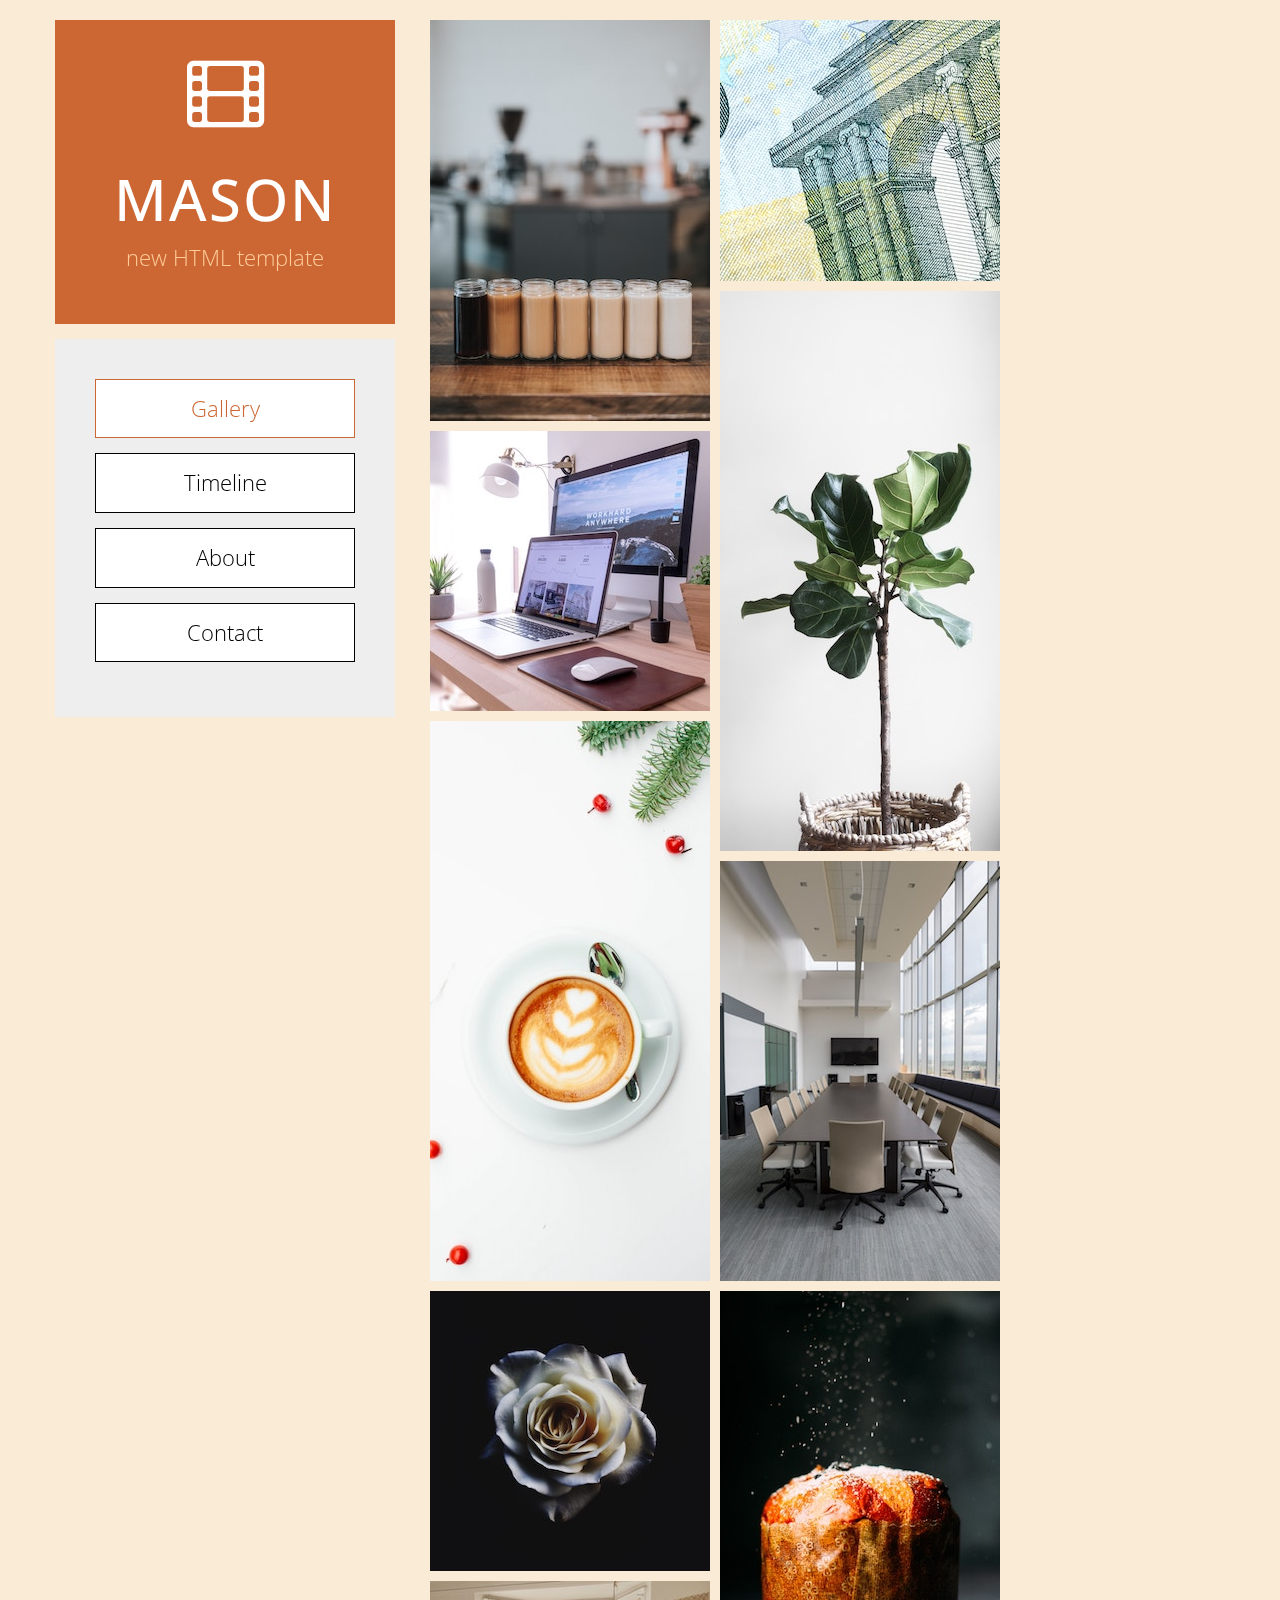
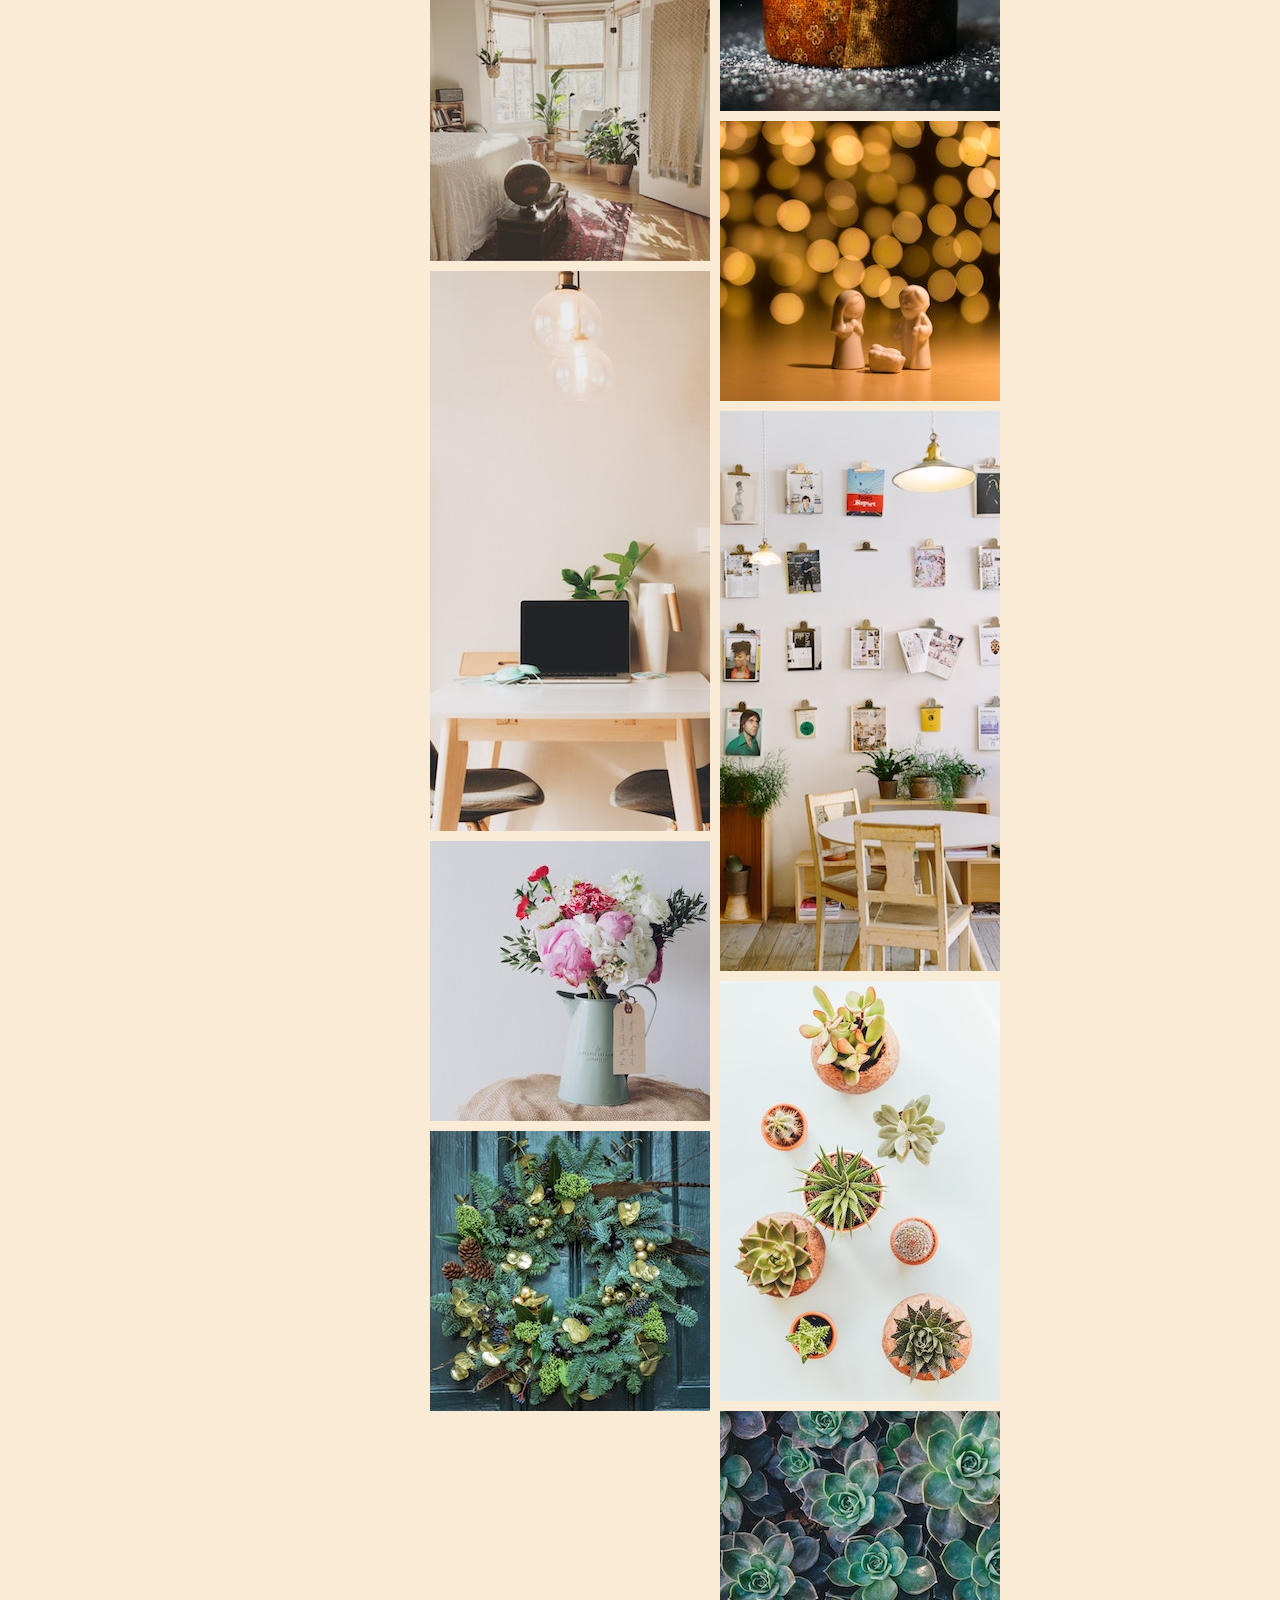
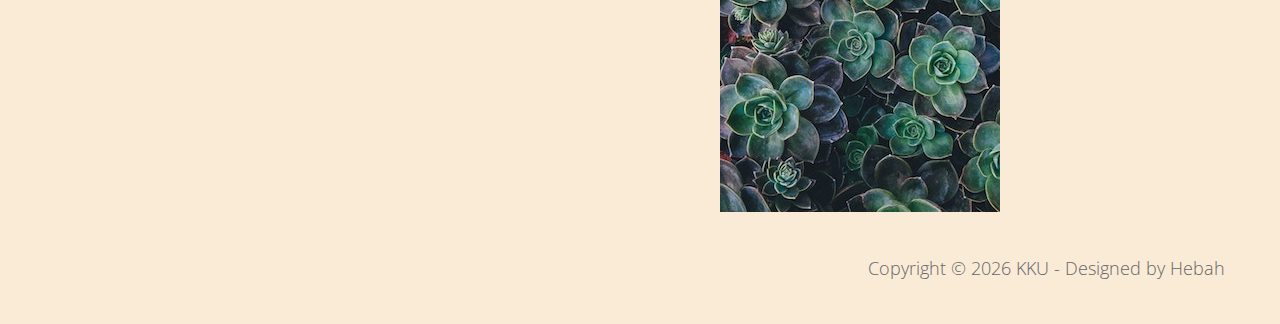
<file: index.html>
<!DOCTYPE html>
<html lang="en">
<head>
    <meta charset="utf-8">
    <meta http-equiv="X-UA-Compatible" content="IE=edge">
    <meta name="viewport" content="width=device-width, initial-scale=1">
    <title>Mason Bootstrap 4.0 Theme</title>
<!--

Template 2094 Mason

http://www.tooplate.com/view/2094-mason

-->
    <!-- load stylesheets -->
    <link rel="stylesheet" href="//fonts.googleapis.com/css?family=Open+Sans:300,400"> <!-- Google web font "Open Sans", https://fonts.google.com/ -->
    <link rel="stylesheet" href="font-awesome-4.7.0/css/font-awesome.min.css">         <!-- Font Awesome, http://fontawesome.io/ -->
    <link rel="stylesheet" href="css/bootstrap.min.css">                               <!-- Bootstrap styles, https://getbootstrap.com/ -->
    <link rel="stylesheet" href="css/tooplate-style.css">                            <!-- Templatemo style -->

    <!-- HTML5 shim and Respond.js for IE8 support of HTML5 elements and media queries -->
    <!-- WARNING: Respond.js doesn't work if you view the page via file:// -->
        <!--[if lt IE 9]>
          <script src="https://oss.maxcdn.com/html5shiv/3.7.2/html5shiv.min.js"></script>
          <script src="https://oss.maxcdn.com/respond/1.4.2/respond.min.js"></script>
          <![endif]-->
      </head>

      <body>
        <div class="container-fluid">
            <div class="tm-body">
                <div class="tm-sidebar sticky">
                    <section id="welcome" class="tm-content-box tm-banner margin-b-15">
                        <div class="tm-banner-inner">
                            <i class="fa fa-film fa-4x margin-b-40"></i>
                            <h1 class="tm-banner-title">Mason</h1>
                            <p class="tm-banner-subtitle">new HTML template</p>                   
                        </div>                    
                    </section>
                    <nav class="tm-main-nav">
                        <ul class="tm-main-nav-ul">
                            <li class="tm-nav-item"><a href="index.html" class="tm-nav-item-link tm-button active">Gallery</a>
                            </li>
                            <li class="tm-nav-item"><a href="timeline.html" class="tm-nav-item-link tm-button">Timeline</a>
                            </li>
                            <li class="tm-nav-item"><a href="about.html" class="tm-nav-item-link tm-button">About</a>
                            </li>
                            <li class="tm-nav-item"><a href="contact.html" class="tm-nav-item-link tm-button">Contact</a>
                            </li>
                        </ul>
                    </nav>
                </div>
                
                <div class="tm-main-content tm-gallery-container">                    
                    <div class="grid">                                                    
                        <div class="grid-item"><img src="img/gallery-img-23-01.jpg" alt="Image"></div>
                        <div class="grid-item"><img src="img/gallery-img-11-01.jpg" alt="Image"></div>
                        <div class="grid-item"><img src="img/gallery-img-12-01.jpg" alt="Image"></div>
                        <div class="grid-item"><img src="img/gallery-img-11-02.jpg" alt="Image"></div>                        
                        <div class="grid-item"><img src="img/gallery-img-12-02.jpg" alt="Image"></div>
                        <div class="grid-item"><img src="img/gallery-img-23-02.jpg" alt="Image"></div>
                        <div class="grid-item"><img src="img/gallery-img-11-03.jpg" alt="Image"></div>
                        <div class="grid-item"><img src="img/gallery-img-23-03.jpg" alt="Image"></div>                        
                        <div class="grid-item"><img src="img/gallery-img-11-04.jpg" alt="Image"></div>
                        <div class="grid-item"><img src="img/gallery-img-11-05.jpg" alt="Image"></div>
                        <div class="grid-item"><img src="img/gallery-img-12-03.jpg" alt="Image"></div>
                        <div class="grid-item"><img src="img/gallery-img-12-04.jpg" alt="Image"></div>
                        <div class="grid-item"><img src="img/gallery-img-11-06.jpg" alt="Image"></div>
                        <div class="grid-item"><img src="img/gallery-img-23-04.jpg" alt="Image"></div>
                        <div class="grid-item"><img src="img/gallery-img-11-07.jpg" alt="Image"></div>
                        <div class="grid-item"><img src="img/gallery-img-23-05.jpg" alt="Image"></div>
                    </div>                    
                </div> <!-- tm-main-content -->
            </div>

            <footer class="tm-footer text-right">
                <p>Copyright &copy; <span class="tm-current-year">2019</span> KKU 
                
                - Designed by Hebah</p>
            </footer> 

        </div> <!-- container-fluid -->
        
        <!-- load JS files -->
        
        <script src="js/jquery-1.11.3.min.js"></script>             <!-- jQuery (https://jquery.com/download/) -->
        <script src="js/imagesloaded.pkgd.min.js"></script> <!-- https://masonry.desandro.com/ -->
        <script src="js/masonry.pkgd.min.js"></script> <!-- https://masonry.desandro.com/ -->
        
        <!-- Templatemo scripts -->
        <script>  
    
        $(document).ready(function(){

            // init Masonry
            // https://codepen.io/craigwheeler/pen/MYjBga
            var $grid = $('.grid').masonry({
                
                // set itemSelector so .grid-sizer is not used in layout
                // itemSelector: '.grid-item',
                // use element for option
                // columnWidth: '.grid-sizer',
                // percentPosition: true

                itemSelector: '.grid-item',
                isFitWidth: true,
                columnWidth: 1
            });
            // layout Masonry after each image loads
            $grid.imagesLoaded().progress( function() {
              $grid.masonry('layout');
            });            

            // Update the current year in copyright
            $('.tm-current-year').text(new Date().getFullYear());        
        });

        </script>
    </body>
    </html>
</file>
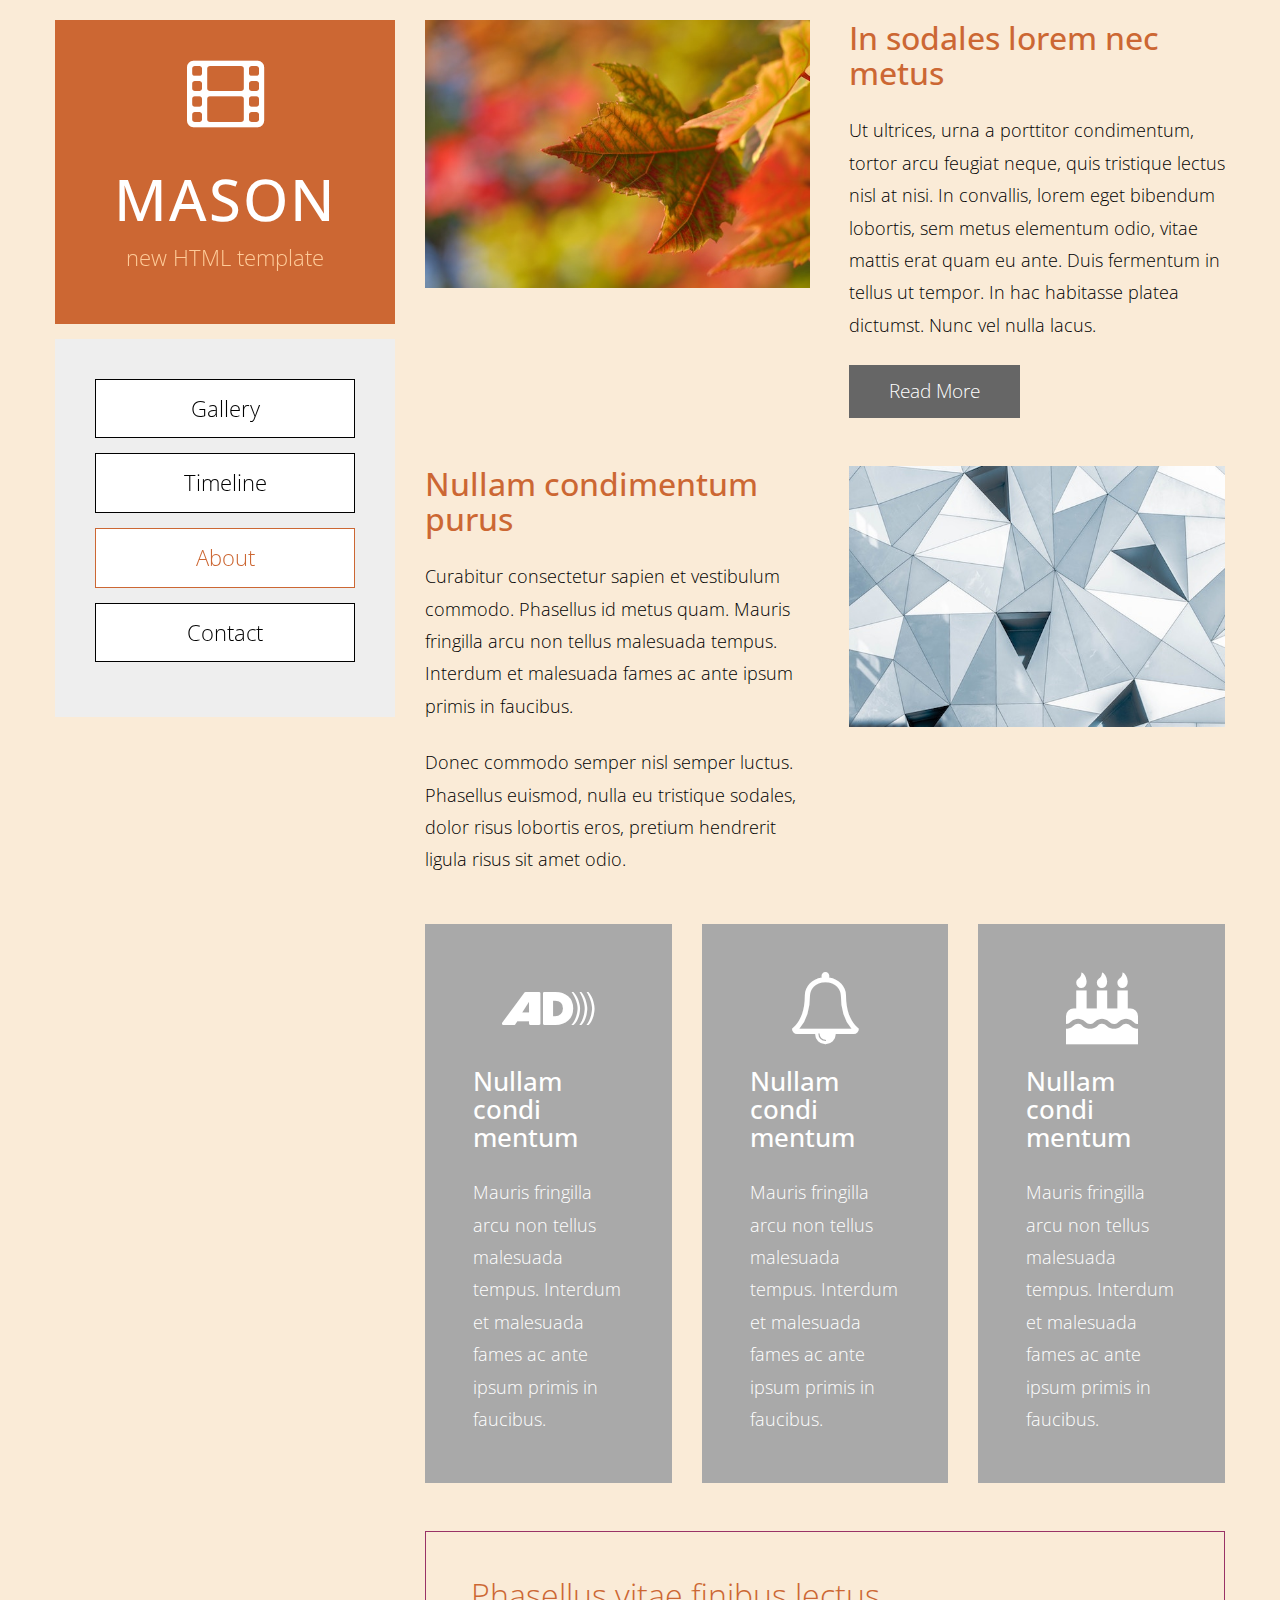
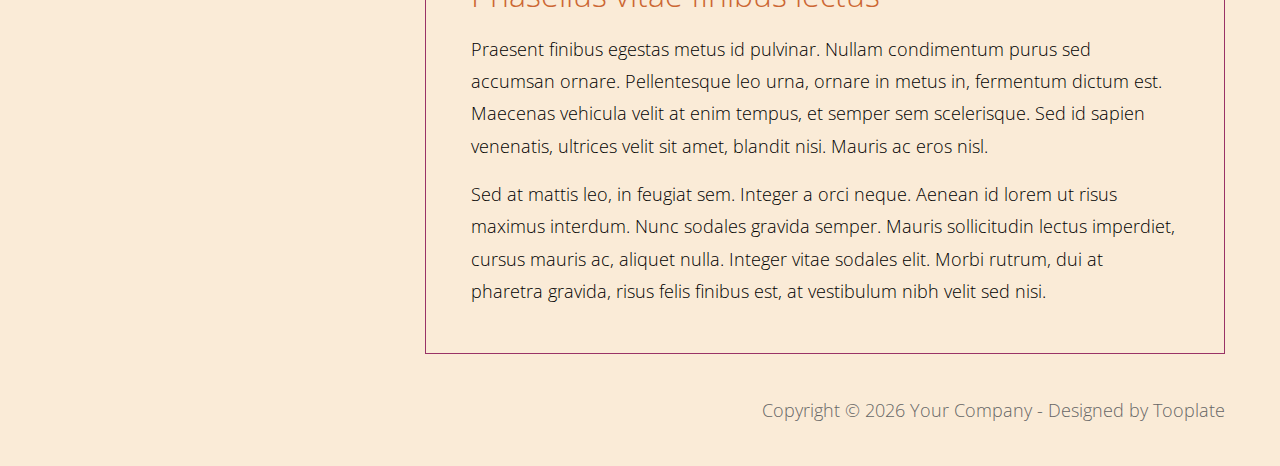
<file: about.html>
<!DOCTYPE html>
<html lang="en">
<head>
    <meta charset="utf-8">
    <meta http-equiv="X-UA-Compatible" content="IE=edge">
    <meta name="viewport" content="width=device-width, initial-scale=1">
    <title>Mason Theme - About</title>
<!--

Template 2094 Mason

http://www.tooplate.com/view/2094-mason

-->
<!-- load stylesheets -->
<link rel="stylesheet" href="//fonts.googleapis.com/css?family=Open+Sans:300,400">   <!-- Google web font "Open Sans", https://fonts.google.com/ -->
<link rel="stylesheet" href="font-awesome-4.7.0/css/font-awesome.min.css">           <!-- Font Awesome, http://fontawesome.io/ -->
<link rel="stylesheet" href="css/bootstrap.min.css">                                 <!-- Bootstrap styles, https://getbootstrap.com/ -->
<link rel="stylesheet" href="css/tooplate-style.css">                              	 <!-- Templatemo style -->

<!-- HTML5 shim and Respond.js for IE8 support of HTML5 elements and media queries -->
<!-- WARNING: Respond.js doesn't work if you view the page via file:// -->
        <!--[if lt IE 9]>
          <script src="https://oss.maxcdn.com/html5shiv/3.7.2/html5shiv.min.js"></script>
          <script src="https://oss.maxcdn.com/respond/1.4.2/respond.min.js"></script>
      <![endif]-->
</head>

<body>
    <div class="container-fluid">
        <div class="tm-body">
            <div class="tm-sidebar sticky">
                <section id="welcome" class="tm-content-box tm-banner margin-b-15">
                    <div class="tm-banner-inner">
                        <i class="fa fa-film fa-4x margin-b-40"></i>
                        <h1 class="tm-banner-title">Mason</h1>
                        <p class="tm-banner-subtitle">new HTML template</p>                   
                    </div>                    
                </section>
                <nav class="tm-main-nav">
                    <ul class="tm-main-nav-ul">
                        <li class="tm-nav-item"><a href="index.html" class="tm-nav-item-link tm-button">Gallery</a>
                        </li>
                        <li class="tm-nav-item"><a href="timeline.html" class="tm-nav-item-link tm-button">Timeline</a>
                        </li>
                        <li class="tm-nav-item"><a href="about.html" class="tm-nav-item-link tm-button active">About</a>
                        </li>
                        <li class="tm-nav-item"><a href="contact.html" class="tm-nav-item-link tm-button">Contact</a>
                        </li>
                    </ul>
                </nav>
            </div>
            <div class="tm-main-content">
                <div class="row mb-5">
                    <div class="col-xs-12 col-sm-12 col-md-6 col-lg-6 text-center mb-md-0 mb-4"><img src="img/575x400-01.jpg" alt="Image" class="img-fluid"></div>
                    <div class="col-xs-12 col-sm-12 col-md-6 col-lg-6 pl-md-4 tm-flex-center">
                        <div class="tm-about-text tm-flexbox-ie-fix">
                            <h2 class="tm-orange-text mb-4">In sodales lorem nec metus</h2>
                            <p class="mb-4">Ut ultrices, urna a porttitor condimentum, tortor arcu feugiat neque, quis tristique lectus nisl at nisi. In convallis, lorem eget bibendum lobortis, sem metus elementum odio, vitae mattis erat quam eu ante. Duis fermentum in tellus ut tempor. In hac habitasse platea dictumst. Nunc vel nulla lacus.</p>
                            <a href="#" class="tm-button tm-button-normal tm-button-gray">Read More</a>    
                        </div>                            
                    </div>
                </div> <!-- row -->
                <div class="row mb-5">
                    <div class="col-xs-12 col-sm-12 col-md-6 col-lg-6 mb-md-0 mb-4 tm-flex-center">
                        <div class="tm-about-text tm-flexbox-ie-fix">
                            <h2 class="tm-orange-text mb-4">Nullam condimentum purus</h2>
                            <p class="mb-4">Curabitur consectetur sapien et vestibulum commodo. Phasellus id metus quam. Mauris fringilla arcu non tellus malesuada tempus. Interdum et malesuada fames ac ante ipsum primis in faucibus.</p>
                            <p>Donec commodo semper nisl semper luctus. Phasellus euismod, nulla eu tristique sodales, dolor risus lobortis eros, pretium hendrerit ligula risus sit amet odio.</p>
                        </div>                            
                    </div>
                    <div class="col-xs-12 col-sm-12 col-md-6 col-lg-6 text-center pl-md-4"><img src="img/575x400-02.jpg" alt="Image" class="img-fluid"></div>
                </div> <!-- row -->
                <div class="row mb-4">
                    <div class="col-xs-12 col-sm-6 col-md-6 col-lg-4 mb-4">
                        <div class="tm-bg-orange p-5">
                            <i class="fa fa-4x fa-audio-description d-block mb-4 text-center"></i>
                            <h3 class="mb-4">Nullam condi mentum</h3>
                            <p>Mauris fringilla arcu non tellus malesuada tempus. Interdum et malesuada fames ac ante ipsum primis in faucibus.</p>
                        </div>                            
                    </div>
                    <div class="col-xs-12 col-sm-6 col-md-6 col-lg-4 mb-4">
                        <div class="tm-bg-orange p-5">
                            <i class="fa fa-4x fa-bell-o d-block mb-4 text-center"></i>
                            <h3 class="mb-4">Nullam condi mentum</h3>
                            <p>Mauris fringilla arcu non tellus malesuada tempus. Interdum et malesuada fames ac ante ipsum primis in faucibus.</p>
                        </div>                            
                    </div>
                    <div class="col-xs-12 col-sm-6 col-md-6 col-lg-4 mb-4">
                        <div class="tm-bg-orange p-5">
                            <i class="fa fa-4x fa-birthday-cake d-block mb-4 text-center"></i>
                            <h3 class="mb-4">Nullam condi mentum</h3>
                            <p>Mauris fringilla arcu non tellus malesuada tempus. Interdum et malesuada fames ac ante ipsum primis in faucibus.</p>
                        </div>                            
                    </div>
                </div> <!-- row -->
                <div class="row">
                    <div class="col-xs-12 col-sm-12 col-md-12 col-lg-12">
                        <div class="tm-box-pad tm-bordered-box">
                            <h2 class="tm-section-title tm-orange-text">Phasellus vitae finibus lectus</h2>
                            <p>Praesent finibus egestas metus id pulvinar. Nullam condimentum purus sed accumsan ornare. Pellentesque leo urna, ornare in metus in, fermentum dictum est. Maecenas vehicula velit at enim tempus, et semper sem scelerisque. Sed id sapien venenatis, ultrices velit sit amet, blandit nisi. Mauris ac eros nisl.</p>
                            <p>Sed at mattis leo, in feugiat sem. Integer a orci neque. Aenean id lorem ut risus maximus interdum. Nunc sodales gravida semper. Mauris sollicitudin lectus imperdiet, cursus mauris ac, aliquet nulla. Integer vitae sodales elit. Morbi rutrum, dui at pharetra gravida, risus felis finibus est, at vestibulum nibh velit sed nisi.</p>
                        </div>                            
                    </div>
                </div>
            </div>
        </div>
        <footer class="tm-footer text-right">
            <p>Copyright &copy; <span class="tm-current-year">2018</span> Your Company 
            
            - Designed by Tooplate</p>
        </footer> 
    </div> <!-- container-fluid -->

    <!-- load JS files -->
    <script src="js/jquery-1.11.3.min.js"></script>     <!-- jQuery (https://jquery.com/download/) -->
    <script>  

        $(document).ready(function(){
            // Update the current year in copyright
            $('.tm-current-year').text(new Date().getFullYear());        
        });

    </script>             

</body>
</html>
</file>
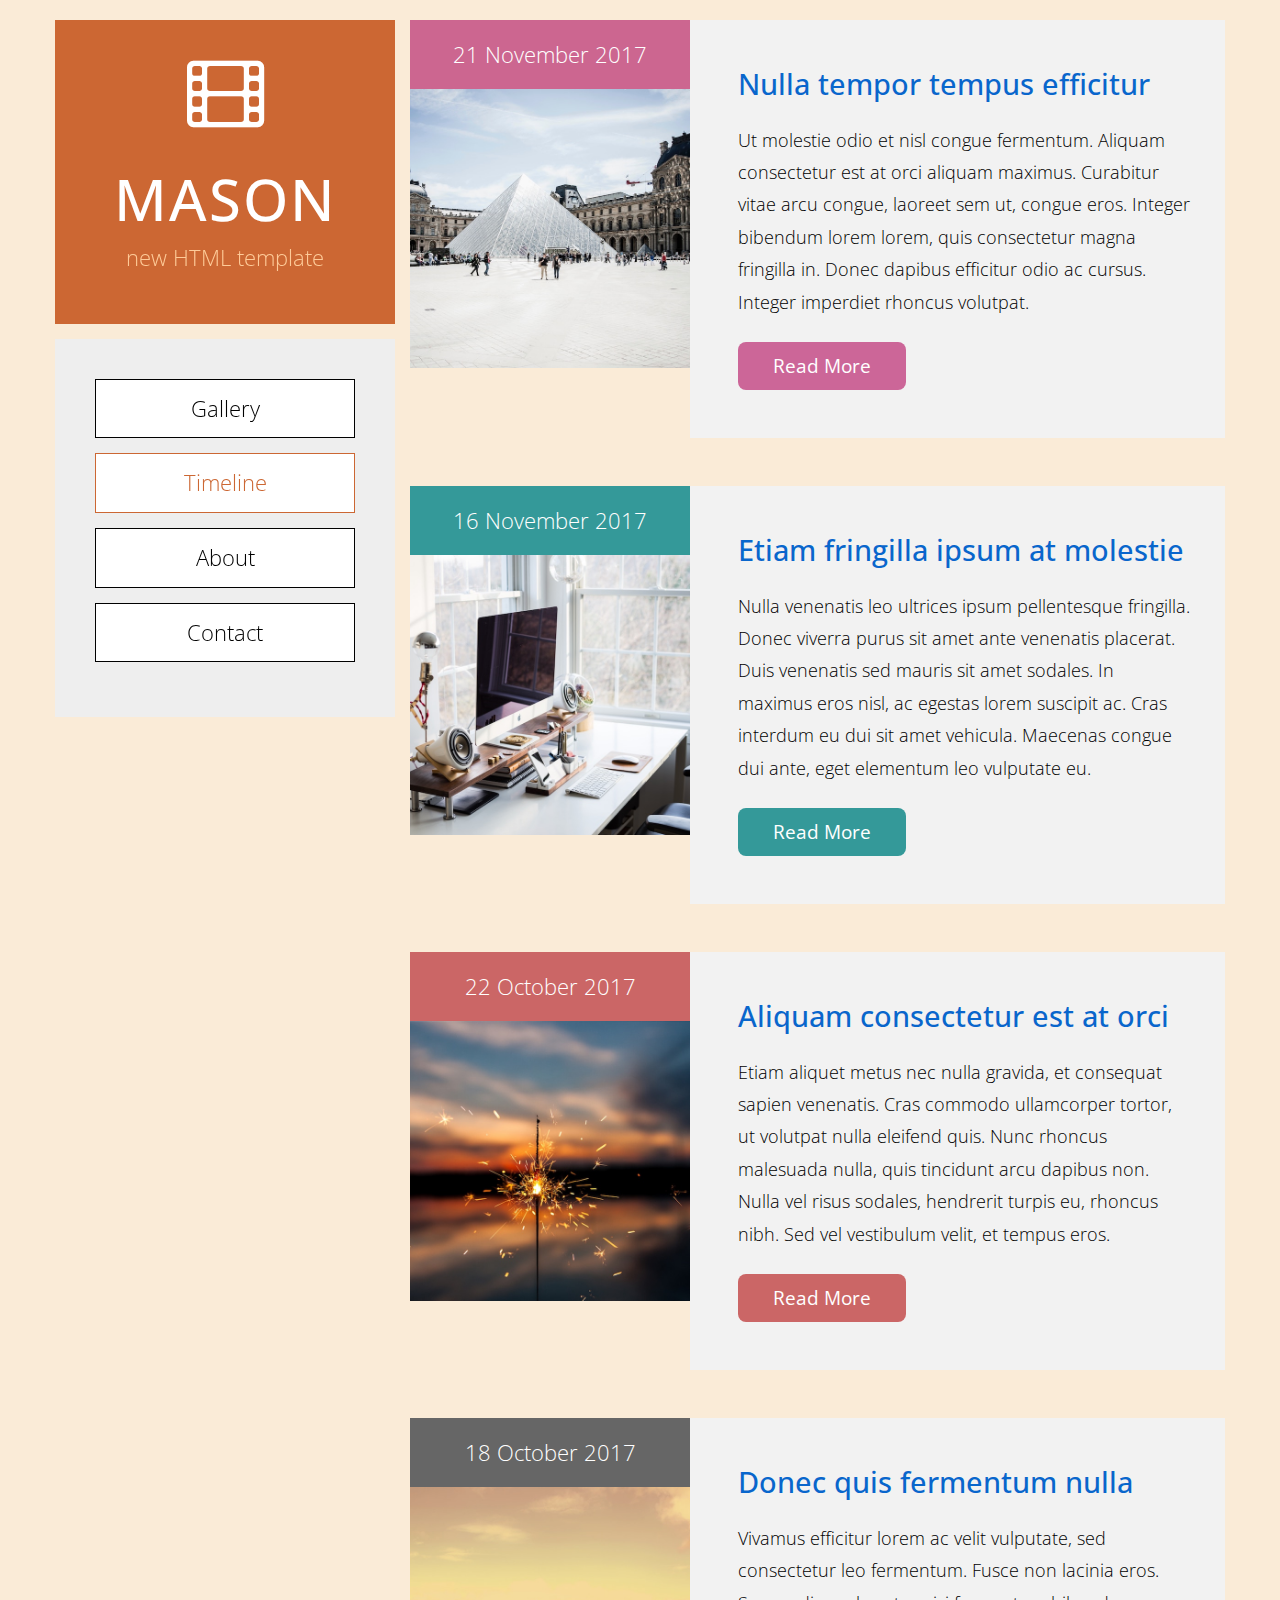
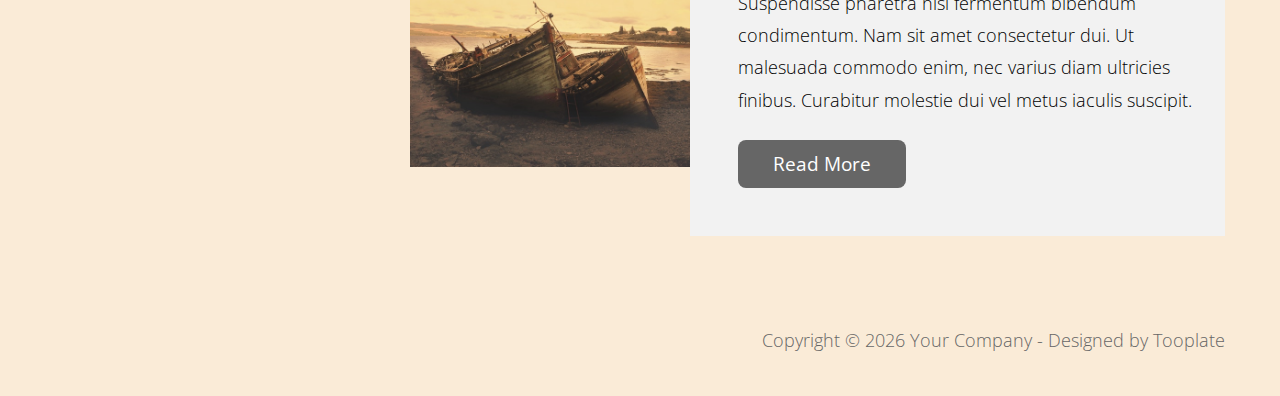
<file: timeline.html>
<!DOCTYPE html>
<html lang="en">
<head>
    <meta charset="utf-8">
    <meta http-equiv="X-UA-Compatible" content="IE=edge">
    <meta name="viewport" content="width=device-width, initial-scale=1">
    <title>Mason Theme - Timeline</title>
<!--

Template 2094 Mason

http://www.tooplate.com/view/2094-mason

-->
    <!-- load stylesheets -->
    <link rel="stylesheet" href="//fonts.googleapis.com/css?family=Open+Sans:300,400">   <!-- Google web font "Open Sans", https://fonts.google.com/ -->
    <link rel="stylesheet" href="font-awesome-4.7.0/css/font-awesome.min.css">           <!-- Font Awesome, http://fontawesome.io/ -->
    <link rel="stylesheet" href="css/bootstrap.min.css">                                 <!-- Bootstrap styles, https://getbootstrap.com/ -->
    <link rel="stylesheet" href="css/tooplate-style.css">                              <!-- Templatemo style -->

    <!-- HTML5 shim and Respond.js for IE8 support of HTML5 elements and media queries -->
    <!-- WARNING: Respond.js doesn't work if you view the page via file:// -->
        <!--[if lt IE 9]>
          <script src="https://oss.maxcdn.com/html5shiv/3.7.2/html5shiv.min.js"></script>
          <script src="https://oss.maxcdn.com/respond/1.4.2/respond.min.js"></script>
          <![endif]-->
      </head>

      <body>
        <div class="container-fluid">
            <div class="tm-body">
                <div class="tm-sidebar sticky">
                    <section id="welcome" class="tm-content-box tm-banner margin-b-15">
                        <div class="tm-banner-inner">
                            <i class="fa fa-film fa-4x margin-b-40"></i>
                            <h1 class="tm-banner-title">Mason</h1>
                            <p class="tm-banner-subtitle">new HTML template</p>                   
                        </div>                    
                    </section>
                    <nav class="tm-main-nav">
                        <ul class="tm-main-nav-ul">
                            <li class="tm-nav-item"><a href="index.html" class="tm-nav-item-link tm-button">Gallery</a>
                            </li>
                            <li class="tm-nav-item"><a href="timeline.html" class="tm-nav-item-link tm-button active">Timeline</a>
                            </li>
                            <li class="tm-nav-item"><a href="about.html" class="tm-nav-item-link tm-button">About</a>
                            </li>
                            <li class="tm-nav-item"><a href="contact.html" class="tm-nav-item-link tm-button">Contact</a>
                            </li>
                        </ul>
                    </nav>
                </div>
                
                <div class="tm-main-content">

                    <div class="row mb-5">
                        <div class="media tm-flexbox-ie-fix tm-width-ie-fix">
                            <div class="tm-media-img-container">
                                <div class="text-center pt-31 pb-31 tm-timeline-date tm-bg-pink">21 November 2017</div>
                                <img class="d-flex img-fluid" src="img/610x610-01.jpg" alt="Generic placeholder image">
                            </div>
                          
                          <div class="media-body tm-flexbox-ie-fix tm-width-ie-fix tm-bg-light-gray">
                            <div class="p-5">
                                <h2 class="mb-4 mt-0 tm-blue-text tm-timeline-item-title">Nulla tempor tempus efficitur</h2>
                                <p class="mb-4">
                                Ut molestie odio et nisl congue fermentum. Aliquam consectetur est at orci aliquam maximus. Curabitur vitae arcu congue, laoreet sem ut, congue eros. Integer bibendum lorem lorem, quis consectetur magna fringilla in. Donec dapibus efficitur odio ac cursus. Integer imperdiet rhoncus volutpat.    
                                </p>
                                
                                <a href="#" class="btn btn-primary tm-button-rounded tm-button-pink tm-button-no-border tm-button-normal tm-button-timeline">Read More</a>
                            </div>                            
                          </div>
                        </div>
                    </div> <!-- row -->

                    <div class="row mb-5">
                        <div class="media tm-flexbox-ie-fix tm-width-ie-fix">
                            <div class="tm-media-img-container">
                                <div class="text-center pt-31 pb-31 tm-timeline-date tm-bg-green">16 November 2017</div>
                                <img class="d-flex img-fluid" src="img/610x610-02.jpg" alt="Generic placeholder image">
                            </div>
                          
                            <div class="media-body tm-flexbox-ie-fix tm-width-ie-fix tm-bg-light-gray">
                                <div class="p-5">
                                    <h2 class="mb-4 mt-0 tm-blue-text tm-timeline-item-title">Etiam fringilla ipsum at molestie</h2>
                                    <p class="mb-4">
                                    Nulla venenatis leo ultrices ipsum pellentesque fringilla. Donec viverra purus sit amet ante venenatis placerat. Duis venenatis sed mauris sit amet sodales. In maximus eros nisl, ac egestas lorem suscipit ac. Cras interdum eu dui sit amet vehicula. Maecenas congue dui ante, eget elementum leo vulputate eu.
                                    </p>
                                
                                    <a href="#" class="btn btn-primary tm-button-rounded tm-button-green tm-button-no-border tm-button-normal tm-button-timeline">Read More</a>
                                </div>                            
                            </div>
                        </div>
                    </div> <!-- row -->

                    <div class="row mb-5">
                        <div class="media tm-flexbox-ie-fix tm-width-ie-fix">
                            <div class="tm-media-img-container">
                                <div class="text-center pt-31 pb-31 tm-timeline-date tm-bg-red">22 October 2017</div>
                                <img class="d-flex img-fluid" src="img/610x610-03.jpg" alt="Generic placeholder image">
                            </div>
                          
                          <div class="media-body tm-flexbox-ie-fix tm-width-ie-fix tm-bg-light-gray">
                            <div class="p-5">
                                <h2 class="mb-4 mt-0 tm-blue-text tm-timeline-item-title">Aliquam consectetur est at orci</h2>
                                <p class="mb-4">Etiam aliquet metus nec nulla gravida, et consequat sapien venenatis. Cras commodo ullamcorper tortor, ut volutpat nulla eleifend quis. Nunc rhoncus malesuada nulla, quis tincidunt arcu dapibus non. Nulla vel risus sodales, hendrerit turpis eu, rhoncus nibh. Sed vel vestibulum velit, et tempus eros.</p>
                                
                                <a href="#" class="btn btn-primary tm-button-rounded tm-button-red tm-button-no-border tm-button-normal tm-button-timeline">Read More</a>
                            </div>                            
                          </div>
                        </div>
                    </div> <!-- row -->

                    <div class="row mb-5">
                        <div class="media tm-flexbox-ie-fix tm-width-ie-fix">
                            <div class="tm-media-img-container">
                                <div class="text-center pt-31 pb-31 tm-timeline-date tm-bg-gray">18 October 2017</div>
                                <img class="d-flex img-fluid" src="img/610x610-04.jpg" alt="Generic placeholder image">
                            </div>
                          
                          <div class="media-body tm-flexbox-ie-fix tm-width-ie-fix tm-bg-light-gray">
                            <div class="p-5">
                                <h2 class="mb-4 mt-0 tm-blue-text tm-timeline-item-title">Donec quis fermentum nulla</h2>
                                <p class="mb-4">Vivamus efficitur lorem ac velit vulputate, sed consectetur leo fermentum. Fusce non lacinia eros. Suspendisse pharetra nisi fermentum bibendum condimentum. Nam sit amet consectetur dui. Ut malesuada commodo enim, nec varius diam ultricies finibus. Curabitur molestie dui vel metus iaculis suscipit.</p>
                                <a href="#" class="btn btn-primary tm-button-rounded tm-button-gray tm-button-no-border tm-button-normal tm-button-timeline">Read More</a>
                            </div>                            
                          </div>
                        </div>
                    </div> <!-- row -->
                </div>
            </div>

            <footer class="tm-footer text-right">
                <p>Copyright &copy; <span class="tm-current-year">2018</span> Your Company 
                
                - Designed by Tooplate</p>
            </footer>
        </div> <!-- container-fluid -->
        
        <!-- load JS files -->        
        <script src="js/jquery-1.11.3.min.js"></script>             <!-- jQuery (https://jquery.com/download/) -->        
        <script>  
    
        $(document).ready(function(){
            // Update the current year in copyright
            $('.tm-current-year').text(new Date().getFullYear());        
        });
    
        </script>
    </body>
    </html>
</file>
<file: css/tooplate-style.css>
/* 

Template 2094 Mason

http://www.tooplate.com/view/2094-mason

*/

a:focus {
	color: #666;
	outline: none;
}

ul { 
	padding: 0;
	margin: 0; 
}

p { line-height: 1.8; }
p:last-child { margin-bottom: 0; }
h3 { font-size: 1.6rem; }

body {
    background-color: antiquewhite;
	color: #000;
	font-family: 'Open Sans', Helvetica, Arial, sans-serif;
	font-size: 18px;
	font-weight: 300;
	overflow-x: hidden;
}

.margin-b-15 { margin-bottom: 15px; }
.margin-b-40 { margin-bottom: 40px; }
.margin-b-50 { margin-bottom: 50px; }
.pt-31 { padding-top: 1.1rem!important; }
.pb-31 { padding-bottom: 1.1rem!important; }
.tm-welcome-img { width: 100%; }
.tm-bg-light-gray { background-color: #F2F2F2; }
.tm-blue-text { color: #0966CC; }
.tm-black-text { color: #000; }
.tm-box-pad { padding: 45px 40px; }
.tm-bordered-box { border: 1px solid #993366; }
.tm-address-box { padding: 35px 30px 10px; }

.tm-sidebar {
	float: none;
	width: 100%;
	max-width: 100%;
	margin-bottom: 20px;
}

.tm-body { 
	margin-top: 20px;
	position: relative;
	overflow-x: hidden;
	overflow-y: auto;
}

.tm-main-nav {
	background-color: #EEEEEE;
	font-size: 1.4rem;
}

.tm-main-nav-ul {
	text-align: center;
	-webkit-box-flex: 1;
	-webkit-flex: 1;
	    -ms-flex: 1;
	        flex: 1;
	display: -webkit-box;
	display: -webkit-flex;
	display: -ms-flexbox;
	display: flex;
	-webkit-box-orient: vertical;
	-webkit-box-direction: normal;
	-webkit-flex-direction: column;
	    -ms-flex-direction: column;
	        flex-direction: column;
	-webkit-box-align: center;
	-webkit-align-items: center;
	    -ms-flex-align: center;
	        align-items: center;
	-webkit-box-pack: center;
	-webkit-justify-content: center;
	    -ms-flex-pack: center;
	        justify-content: center;
}

.tm-nav-item {
	list-style: none;
	margin-bottom: 15px;
	width: 100%;
}

.tm-nav-item-link {	
	padding: 10px;
	width: 100%;	
}

.tm-nav-item-link:focus { text-decoration: none; }
.tm-orange-text { color: #CC6733; }
.tm-button,
.tm-button:focus {
	background-color: #fff;
	border: 1px solid #000;
	border-radius: 0;
	color: #000;
	display: block;
	-webkit-transition: all 0.3s ease;
	transition: all 0.3s ease;
}

.tm-button:hover,
.tm-button.active {
	background-color: #fff;
	border: 1px solid #CC6733;
	color: #CC6733;
	text-decoration: none;
}

.tm-button-normal {
	cursor: pointer;
	display: inline-block;
	font-size: 1.2rem;
	padding: 15px 50px; 
	-webkit-transition: all 0.3s ease;
	transition: all 0.3s ease; 
}

.tm-button-normal:focus { outline: none; }
.tm-bg-orange { background-color: darkgray; color:white; }
.tm-button-rounded { border-radius: 8px; padding-top: 12px; padding-bottom: 12px; }
.tm-button-orange { background-color: #CC6733; }
.tm-button-orange:hover,
.tm-button-orange:focus { background-color: #e68d5f; }
.tm-bg-pink { background-color: #CC6690; }
.tm-button-pink { background-color: #CC6698; }
.tm-button-pink:focus,
.tm-button-pink:hover { background-color: #ff84c0; }
.tm-button-green { background-color: #349999; }
.tm-button-green:focus,
.tm-button-green:hover { background-color: #43c7c7; }
.tm-bg-green { background-color: #349999; }
.tm-bg-red{ background-color: #CB6666; }
.tm-button-red { background-color: #CB6666; }
.tm-button-red:focus,
.tm-button-red:hover { background-color: #f37373; }
.tm-bg-gray { background-color: #666666; }
.tm-button-no-border { border: none; }
.tm-button-gray { 
	background-color: #666666;
	color: white;
	border: none;
	padding: 12px 40px;
}
.tm-button-gray:hover {
	background-color: #999898;
	border: none;
	color: white;
}

.tm-button-timeline { padding-left: 35px; padding-right: 35px; }
.tm-timeline-item-title { font-size: 1.8rem; }
.tm-timeline-date { color:white; font-size: 1.4rem; }

.tm-section-title {
	font-size: 2rem;
	font-weight: 300;
	margin-top: 0;
	margin-bottom: 30px;
}

.tm-banner { padding: 0; }
	
.tm-banner-inner {
	background-color: #CC6733;
	color: white;
	height: 100%;
	padding: 35px 35px 45px;
	text-align: center;
	display: -webkit-box;
	display: -webkit-flex;
	display: -ms-flexbox;
	display: flex;
    -webkit-box-orient: vertical;
    -webkit-box-direction: normal;
    -webkit-flex-direction: column;
        -ms-flex-direction: column;
            flex-direction: column;
    -webkit-box-align: center;
    -webkit-align-items: center;
        -ms-flex-align: center;
            align-items: center;
    -webkit-box-pack: center;
    -webkit-justify-content: center;
        -ms-flex-pack: center;
            justify-content: center;
}

.tm-banner-title { 
	font-size: 3.6rem;
	letter-spacing: 2px; 
	text-transform: uppercase; 
}

.tm-banner-subtitle { 
	color: #FECB99;
	font-size: 1.4rem;
}

.tm-gallery-container {	overflow-y: hidden; }

.grid {
  max-width: 1165px;
  margin: 0 auto;
}

/* clearfix */
.grid:after {
  content: '';
  display: block;
  clear: both;
}

/* fluid 5 columns */
.grid-item { margin: 5px; }

/* Firefox hack 
   https://css-tricks.com/snippets/css/css-hacks-targeting-firefox/
*/
@-moz-document url-prefix() { 
  	.grid figure {
		margin: 10px 1.1666%;	/* padding-bottom in % not working in FF, so use em instead. */
	}
}

.contact-form {	overflow: hidden; }

.form-control {
	border-radius: 0;
	font-size: 1em;	
}

.form-control:focus {
    border-color: #CC6733;
    box-shadow: inset 0 1px 1px rgba(230, 141, 95, .075), 0 0 8px rgba(230, 141, 95, 0.58);
}

.form-group { margin-bottom: 20px; }

.tm-footer {
	color: #666;
	padding-top: 40px;
	padding-bottom: 40px;
}

#google-map {
    height: 360px;
    width: 100%;    
}

.tm-content-box-home { 
	position: relative; 
	margin-bottom: 63px;
}

.tm-content-box { margin-top: 60px; }
.tm-content-box:first-child { margin-top: 0; }
.tm-box-pad { padding: 35px 20px; }

.tm-flex-center {
	display: -webkit-box;
    display: -webkit-flex;
    display: -ms-flexbox;
    display: flex;
	-webkit-box-align: center;
	-webkit-align-items: center;
	    -ms-flex-align: center;
	        align-items: center;
	-webkit-box-pack: center;
	-webkit-justify-content: center;
	    -ms-flex-pack: center;
	        justify-content: center;
}

.tm-about-text { max-width: 575px; }
.media { display: block; }
.media-body { height: auto; }
.tm-flexbox-ie-fix { flex: 1 1 auto; }
.tm-width-ie-fix { width: 100%; }
address { line-height: 2; }
.tm-media-img-container, .tm-media-img-container img { width: 100%; }

.grid {
	position: relative;
	margin: -1.5rem auto;
	list-style: none;
	text-align: center;	
}

@media (min-width: 524px) {	
	/* Firefox hack 
   		https://css-tricks.com/snippets/css/css-hacks-targeting-firefox/
	*/
	@-moz-document url-prefix() { 
	  	.grid figure {
			margin: 8px 1%;	/* padding-bottom in % not working in FF, so use em instead. */
		}
	}
}

@media (min-width: 640px) {
	.media { display: flex; }
	.tm-media-img-container, .tm-media-img-container img { width: auto; }
	.tm-media-img-container img { max-width: 280px; }
}

@media (min-width: 800px) {
	.tm-section-title { margin-bottom: 30px; }
	.tm-box-pad { padding: 45px 40px; }

	/* Firefox hack 
   	https://css-tricks.com/snippets/css/css-hacks-targeting-firefox/
	*/
	@-moz-document url-prefix() { 
	  	.grid figure {
			margin: 10px 1.1666%;	/* padding-bottom in % not working in FF, so use em instead. */
		}
	}
}

@media (min-width: 992px) {
	.container-fluid { max-width: 992px; }
	.tm-sidebar {
		float: left;
		width: 260px;
	}

	.tm-sidebar.sticky {
		position: fixed;
		top: 20px;
	}

	.tm-main-content { margin-left: 290px; }
	.tm-box-pad { padding: 30px; }
	.grid { margin: -1.5rem auto -1.5rem 0;	}
}

@media (min-width: 1200px) {
	.container-fluid { max-width: 1200px; }
	.tm-sidebar { width: 340px;	}
	.tm-nav-item-link { padding: 12px; }
	.tm-main-content { margin-left: 370px; }
	.tm-section-title { margin-bottom: 20px; }
	.tm-box-pad { padding: 45px; }	
}

@media (min-width: 1400px) {
	.container-fluid { max-width: 1605px; }
	.tm-sidebar { width: 360px; }
	.media-body { height: 348px; }
	.tm-main-content { margin-left: 415px; }
	.tm-section-title { margin-bottom: 30px; }
}

.tm-main-nav { 
	display: -webkit-box; 
	display: -webkit-flex; 
	display: -ms-flexbox; 
	display: flex;
	height: 100%;
	padding: 40px;
}

@media screen and (max-width: 564px) {
	.tm-banner-title { font-size: 2.8em; }
}
</file>
